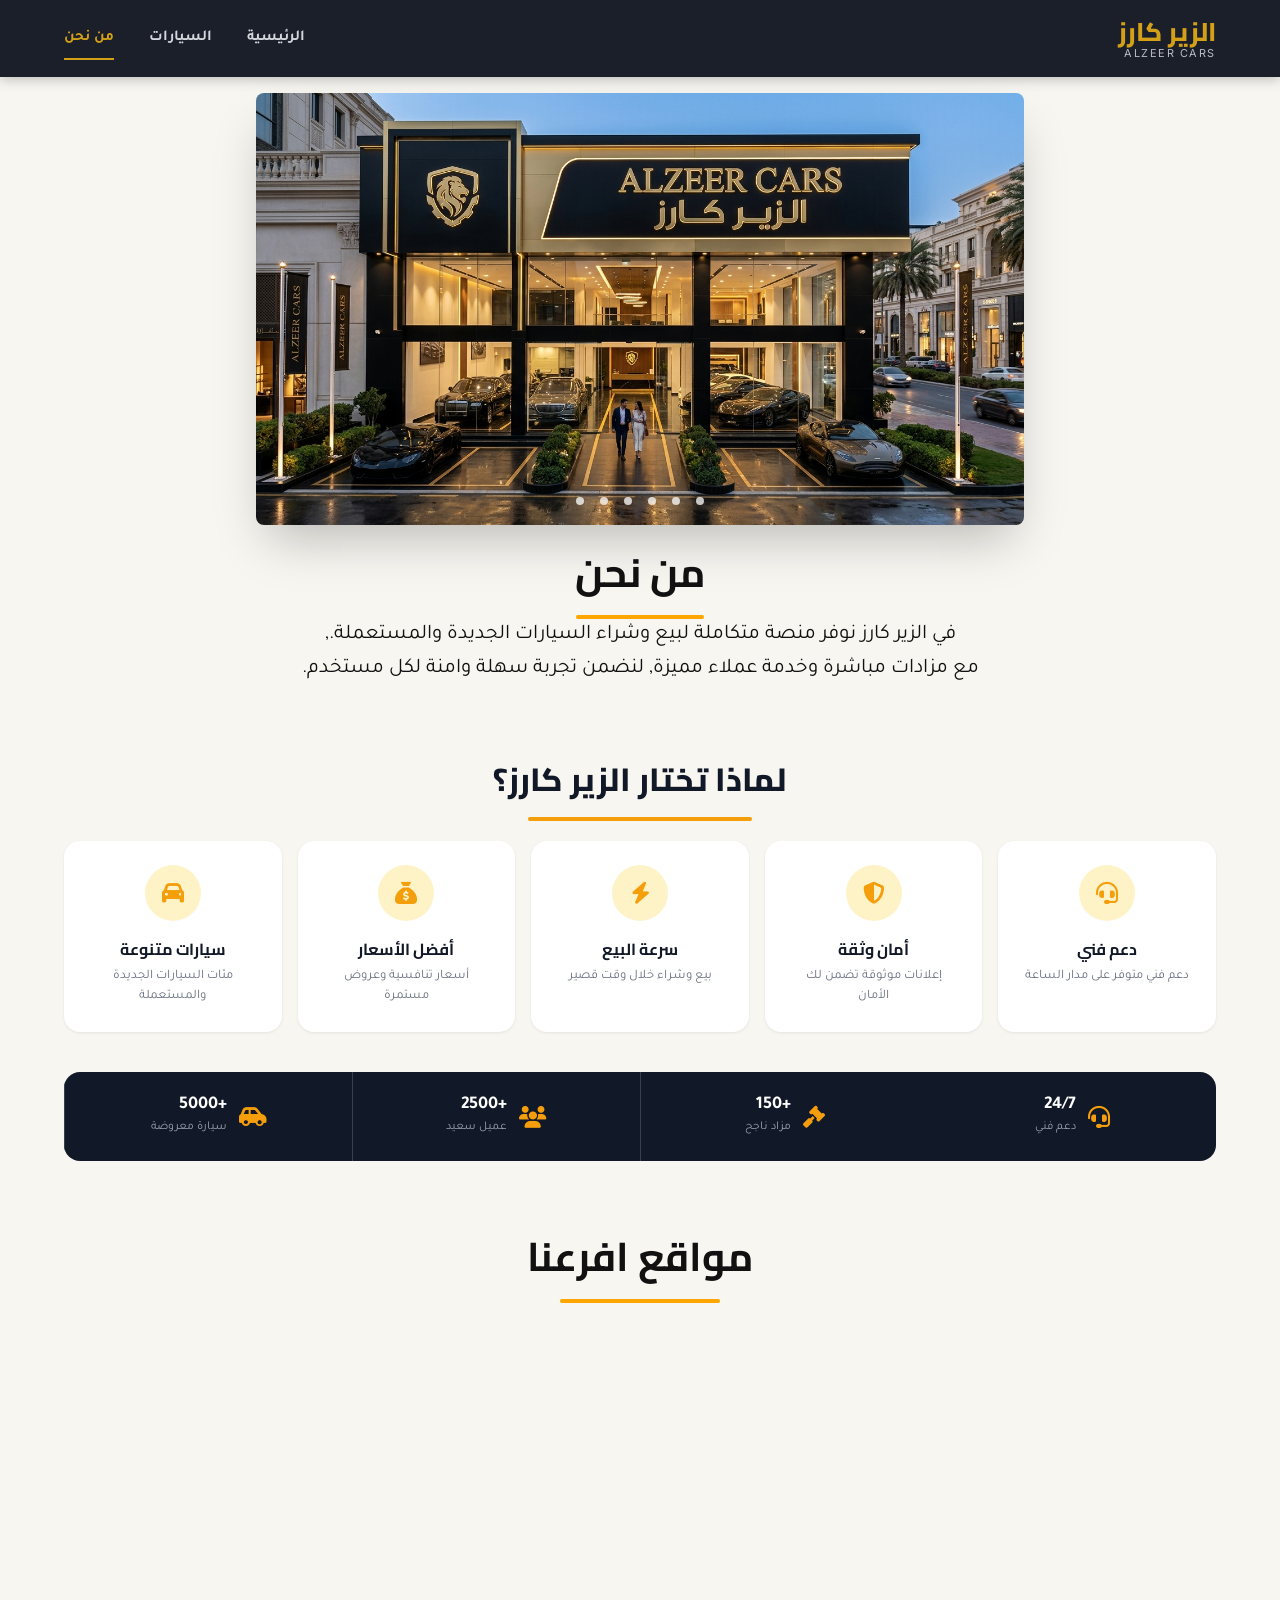
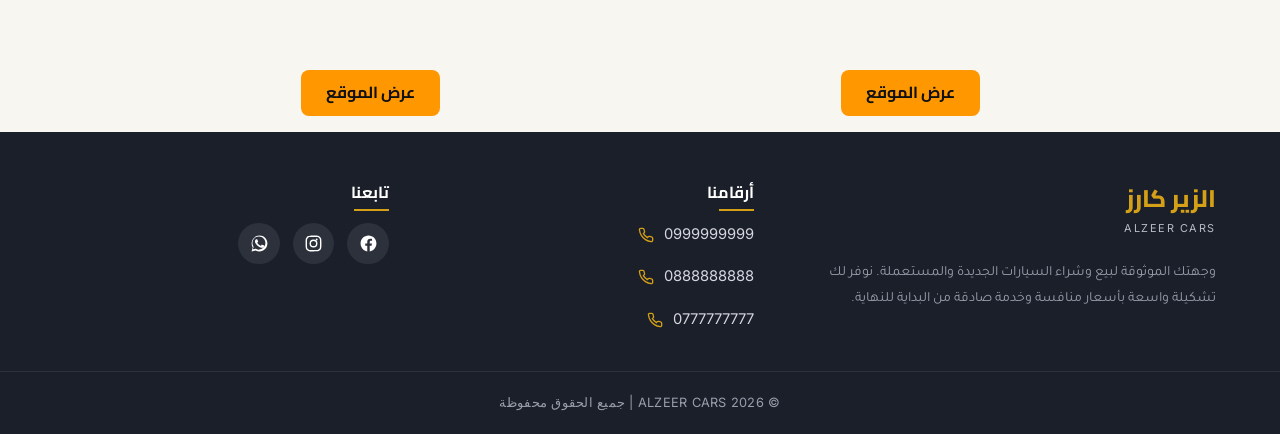
<file: AboutUs.html>
<!doctype html>
<html lang="ar" dir="rtl">
  <head>
    <meta charset="UTF-8" />
    <meta name="viewport" content="width=device-width, initial-scale=1.0" />
    <title>حولنا | الزير كارز</title>

    <link rel="preconnect" href="https://fonts.googleapis.com" />
    <link rel="preconnect" href="https://fonts.gstatic.com" crossorigin />
    <link
      href="https://fonts.googleapis.com/css2?family=Cairo:wght@600;700;800&family=Tajawal:wght@400;500;700&family=Inter:wght@500;600&display=swap"
      rel="stylesheet"
    />

    <link rel="stylesheet" href="css/aboutus.css" />
    <link rel="stylesheet" href="css/common.css" />
    <link
      rel="stylesheet"
      href="https://cdnjs.cloudflare.com/ajax/libs/font-awesome/6.5.2/css/all.min.css"
      crossorigin="anonymous"
      referrerpolicy="no-referrer"
    />
  </head>

  <body>
    <!-- Header -->
    <header class="site-header">
      <div class="logo">
        <strong>الزير كارز</strong>
        <span>AlZeer Cars</span>
      </div>
      <nav class="nav-links" id="navLinks">
        <a href="index.html">الرئيسية</a>
        <a href="Cars.html">السيارات</a>
        <a href="#" aria-current="page">من نحن</a>
      </nav>
      <button
        class="nav-toggle"
        id="navToggle"
        aria-label="فتح القائمة"
        aria-expanded="false"
        aria-controls="navLinks"
      >
        <span></span><span></span><span></span>
      </button>
    </header>

    <main>
      <section class="image-slider">
        <div class="slider-wrapper">
          <div class="slider">
            <img
              id="slider-1"
              src="./images/img1.png"
              alt="Photos for website"
            />
            <img
              id="slider-2"
              src="./images/img2.png"
              alt="Photos for website"
            />
            <img
              id="slider-3"
              src="./images/img3.png"
              alt="Photos for website"
            />
            <img
              id="slider-4"
              src="./images/img4.png"
              alt="Photos for website"
            />
            <img
              id="slider-5"
              src="./images/img5.png"
              alt="Photos for website"
            />
            <img
              id="slider-6"
              src="./images/img6.png"
              alt="Photos for website"
            />
          </div>
          <div class="slider-nav">
            <a href="#slider-1"></a>
            <a href="#slider-2"></a>
            <a href="#slider-3"></a>
            <a href="#slider-4"></a>
            <a href="#slider-5"></a>
            <a href="#slider-6"></a>
          </div>
        </div>
      </section>

      <div class="who-r-we">
        <h1 class="who-r-we-header">من نحن</h1>
        <p class="who-r-we-paragraph">
          في الزير كارز نوفر منصة متكاملة لبيع وشراء السيارات الجديدة
          والمستعملة.,<br />
          مع مزادات مباشرة وخدمة عملاء مميزة, لنضمن تجربة سهلة وامنة لكل مستخدم.
        </p>
      </div>
    </main>

    <section class="why-section">
      <div class="section-title">
        <h2>لماذا تختار الزير كارز؟</h2>
        <span></span>
      </div>

      <div class="features-grid">
        <div class="feature-card">
          <div class="icon"><i class="fa-solid fa-headset"></i></div>
          <h3>دعم فني</h3>
          <p>دعم فني متوفر على مدار الساعة</p>
        </div>

        <div class="feature-card">
          <div class="icon"><i class="fa-solid fa-shield-halved"></i></div>
          <h3>أمان وثقة</h3>
          <p>إعلانات موثوقة تضمن لك الأمان</p>
        </div>

        <div class="feature-card">
          <div class="icon"><i class="fa-solid fa-bolt"></i></div>
          <h3>سرعة البيع</h3>
          <p>بيع وشراء خلال وقت قصير</p>
        </div>

        <div class="feature-card">
          <div class="icon"><i class="fa-solid fa-sack-dollar"></i></div>
          <h3>أفضل الأسعار</h3>
          <p>أسعار تنافسية وعروض مستمرة</p>
        </div>

        <div class="feature-card full-width-mobile">
          <div class="icon"><i class="fa-solid fa-car"></i></div>
          <h3>سيارات متنوعة</h3>
          <p>مئات السيارات الجديدة والمستعملة</p>
        </div>
      </div>

      <div class="stats-bar">
        <div class="stats-grid">
          <div class="stat-item">
            <i class="fa-solid fa-headset"></i>
            <div class="stat-text">
              <p class="stat-number">24/7</p>
              <p class="stat-label">دعم فني</p>
            </div>
          </div>

          <div class="stat-item">
            <i class="fa-solid fa-gavel"></i>
            <div class="stat-text">
              <p class="stat-number">+150</p>
              <p class="stat-label">مزاد ناجح</p>
            </div>
          </div>

          <div class="stat-item">
            <i class="fa-solid fa-users"></i>
            <div class="stat-text">
              <p class="stat-number">+2500</p>
              <p class="stat-label">عميل سعيد</p>
            </div>
          </div>

          <div class="stat-item">
            <i class="fa-solid fa-car-side"></i>
            <div class="stat-text">
              <p class="stat-number">+5000</p>
              <p class="stat-label">سيارة معروضة</p>
            </div>
          </div>
        </div>
      </div>
    </section>

    <h1 class="our-location-header">مواقع افرعنا</h1>
    <section class="locations">
      <div class="location-card">
        <iframe
          src="https://www.google.com/maps/embed?pb=!1m14!1m12!1m3!1d2376.880331328341!2d36.7161805056002!3d34.722690931830414!2m3!1f0!2f0!3f0!3m2!1i1024!2i768!4f13.1!5e0!3m2!1sar!2s!4v1790508644580!5m2!1sar!2s"
          width="600"
          height="450"
          style="border: 0"
          allowfullscreen=""
          loading="lazy"
          referrerpolicy="strict-origin-when-cross-origin"
          width="100%"
          height="300"
          style="border: 0"
          allowfullscreen=""
          loading="lazy"
        >
        </iframe>

        <a
          href="https://maps.app.goo.gl/EpSPiHhDrpAb2hHU9"
          target="_blank"
          class="map-btn"
        >
          عرض الموقع
        </a>
      </div>

      <div class="location-card">
        <iframe
          src="https://www.google.com/maps/embed?pb=!1m14!1m12!1m3!1d3997.774918392655!2d36.71067975931684!3d34.71535595301844!2m3!1f0!2f0!3f0!3m2!1i1024!2i768!4f13.1!5e0!3m2!1sar!2s!4v1790508821217!5m2!1sar!2s"
          width="600"
          height="450"
          style="border: 0"
          allowfullscreen=""
          loading="lazy"
          referrerpolicy="strict-origin-when-cross-origin"
          width="100%"
          height="300"
          style="border: 0"
          allowfullscreen=""
          loading="lazy"
        >
        </iframe>

        <a
          href="https://maps.app.goo.gl/6go5sxpcb8qN1YjZA"
          target="_blank"
          class="map-btn"
        >
          عرض الموقع
        </a>
      </div>
    </section>

    <footer class="site-footer">
      <div class="footer-inner">
        <div class="footer-brand">
          <strong>الزير كارز</strong>
          <span>AlZeer Cars</span>
          <p>
            وجهتك الموثوقة لبيع وشراء السيارات الجديدة والمستعملة. نوفر لك
            تشكيلة واسعة بأسعار منافسة وخدمة صادقة من البداية للنهاية.
          </p>
        </div>

        <div class="footer-col">
          <h4>أرقامنا</h4>
          <ul class="footer-phones">
            <li>
              <a href="tel:0999999999">
                <svg
                  viewBox="0 0 24 24"
                  stroke-width="2"
                  fill="none"
                  stroke="currentColor"
                >
                  <path
                    d="M22 16.92v3a2 2 0 0 1-2.18 2 19.79 19.79 0 0 1-8.63-3.07 19.5 19.5 0 0 1-6-6 19.79 19.79 0 0 1-3.07-8.67A2 2 0 0 1 4.11 2h3a2 2 0 0 1 2 1.72c.127.96.361 1.903.7 2.81a2 2 0 0 1-.45 2.11L8.09 9.91a16 16 0 0 0 6 6l1.27-1.27a2 2 0 0 1 2.11-.45c.907.339 1.85.573 2.81.7A2 2 0 0 1 22 16.92Z"
                  ></path>
                </svg>
                0999999999
              </a>
            </li>
            <li>
              <a href="tel:0888888888">
                <svg
                  viewBox="0 0 24 24"
                  stroke-width="2"
                  fill="none"
                  stroke="currentColor"
                >
                  <path
                    d="M22 16.92v3a2 2 0 0 1-2.18 2 19.79 19.79 0 0 1-8.63-3.07 19.5 19.5 0 0 1-6-6 19.79 19.79 0 0 1-3.07-8.67A2 2 0 0 1 4.11 2h3a2 2 0 0 1 2 1.72c.127.96.361 1.903.7 2.81a2 2 0 0 1-.45 2.11L8.09 9.91a16 16 0 0 0 6 6l1.27-1.27a2 2 0 0 1 2.11-.45c.907.339 1.85.573 2.81.7A2 2 0 0 1 22 16.92Z"
                  ></path>
                </svg>
                0888888888
              </a>
            </li>
            <li>
              <a href="tel:0777777777">
                <svg
                  viewBox="0 0 24 24"
                  stroke-width="2"
                  fill="none"
                  stroke="currentColor"
                >
                  <path
                    d="M22 16.92v3a2 2 0 0 1-2.18 2 19.79 19.79 0 0 1-8.63-3.07 19.5 19.5 0 0 1-6-6 19.79 19.79 0 0 1-3.07-8.67A2 2 0 0 1 4.11 2h3a2 2 0 0 1 2 1.72c.127.96.361 1.903.7 2.81a2 2 0 0 1-.45 2.11L8.09 9.91a16 16 0 0 0 6 6l1.27-1.27a2 2 0 0 1 2.11-.45c.907.339 1.85.573 2.81.7A2 2 0 0 1 22 16.92Z"
                  ></path>
                </svg>
                0777777777
              </a>
            </li>
          </ul>
        </div>

        <div class="footer-col">
          <h4>تابعنا</h4>
          <div class="footer-socials">
            <a
              class="social-btn facebook"
              href="https://www.facebook.com/"
              target="_blank"
              rel="noopener noreferrer"
              aria-label="صفحتنا على فيسبوك"
            >
              <svg viewBox="0 0 24 24">
                <path
                  d="M22 12.06C22 6.5 17.52 2 12 2S2 6.5 2 12.06c0 5 3.66 9.14 8.44 9.94v-7.03H7.9v-2.91h2.54V9.85c0-2.51 1.49-3.9 3.77-3.9 1.09 0 2.24.2 2.24.2v2.47h-1.26c-1.24 0-1.63.78-1.63 1.57v1.88h2.78l-.44 2.91h-2.34V22c4.78-.8 8.44-4.94 8.44-9.94Z"
                ></path>
              </svg>
            </a>
            <a
              class="social-btn instagram"
              href="https://www.instagram.com/"
              target="_blank"
              rel="noopener noreferrer"
              aria-label="صفحتنا على انستغرام"
            >
              <svg viewBox="0 0 24 24">
                <path
                  d="M12 2c-2.72 0-3.06.01-4.12.06-1.06.05-1.79.22-2.43.47-.66.26-1.22.6-1.77 1.16-.56.55-.9 1.11-1.16 1.77-.25.64-.42 1.37-.47 2.43C2.01 8.94 2 9.28 2 12s.01 3.06.06 4.12c.05 1.06.22 1.79.47 2.43.26.66.6 1.22 1.16 1.77.55.56 1.11.9 1.77 1.16.64.25 1.37.42 2.43.47C8.94 21.99 9.28 22 12 22s3.06-.01 4.12-.06c1.06-.05 1.79-.22 2.43-.47.66-.26 1.22-.6 1.77-1.16.56-.55.9-1.11 1.16-1.77.25-.64.42-1.37.47-2.43.05-1.06.06-1.4.06-4.12s-.01-3.06-.06-4.12c-.05-1.06-.22-1.79-.47-2.43a4.9 4.9 0 0 0-1.16-1.77 4.9 4.9 0 0 0-1.77-1.16c-.64-.25-1.37-.42-2.43-.47C15.06 2.01 14.72 2 12 2Zm0 1.8c2.67 0 2.99.01 4.04.06.98.04 1.5.21 1.86.35.47.18.8.4 1.15.75.35.35.57.68.75 1.15.14.36.31.88.35 1.86.05 1.05.06 1.37.06 4.04s-.01 2.99-.06 4.04c-.04.98-.21 1.5-.35 1.86-.18.47-.4.8-.75 1.15-.35.35-.68.57-1.15.75-.36.14-.88.31-1.86.35-1.05.05-1.37.06-4.04.06s-2.99-.01-4.04-.06c-.98-.04-1.5-.21-1.86-.35a3.1 3.1 0 0 1-1.15-.75 3.1 3.1 0 0 1-.75-1.15c-.14-.36-.31-.88-.35-1.86C3.81 14.99 3.8 14.67 3.8 12s.01-2.99.06-4.04c.04-.98.21-1.5.35-1.86.18-.47.4-.8.75-1.15.35-.35.68-.57 1.15-.75.36-.14.88-.31 1.86-.35C9.01 3.81 9.33 3.8 12 3.8Zm0 3.2a5 5 0 1 0 0 10 5 5 0 0 0 0-10Zm0 8.25a3.25 3.25 0 1 1 0-6.5 3.25 3.25 0 0 1 0 6.5Zm5.2-8.45a1.17 1.17 0 1 1-2.34 0 1.17 1.17 0 0 1 2.34 0Z"
                ></path>
              </svg>
            </a>
            <a
              class="social-btn whatsapp"
              href="https://whatsapp.com/"
              target="_blank"
              rel="noopener noreferrer"
              aria-label="مجموعتنا على واتساب"
            >
              <svg viewBox="0 0 24 24">
                <path
                  d="M17.47 14.38c-.29-.15-1.72-.85-1.98-.94-.27-.1-.46-.15-.66.14-.2.3-.75.94-.92 1.13-.17.2-.34.22-.63.08-.29-.15-1.22-.45-2.33-1.44-.86-.77-1.44-1.72-1.61-2.01-.17-.29-.02-.45.13-.6.13-.13.29-.34.44-.51.15-.17.2-.29.29-.49.1-.2.05-.37-.02-.51-.08-.15-.66-1.59-.9-2.18-.24-.57-.48-.5-.66-.51-.17-.01-.36-.01-.56-.01-.2 0-.51.07-.78.37-.27.3-1.02 1-1.02 2.43 0 1.43 1.04 2.82 1.19 3.01.15.2 2.05 3.13 4.97 4.39.69.3 1.24.48 1.66.61.7.22 1.34.19 1.84.12.56-.08 1.72-.7 1.97-1.38.24-.68.24-1.26.17-1.38-.07-.12-.27-.2-.56-.34Z"
                ></path>
                <path
                  d="M12.04 2C6.54 2 2.05 6.48 2.05 12c0 1.87.51 3.63 1.4 5.13L2 22l4.99-1.31A9.95 9.95 0 0 0 12.04 22C17.54 22 22 17.52 22 12S17.54 2 12.04 2Zm0 18.1c-1.72 0-3.32-.5-4.66-1.36l-.33-.2-3.37.88.9-3.28-.22-.34a8.09 8.09 0 0 1-1.28-4.4c0-4.5 3.66-8.16 8.19-8.16 4.53 0 8.19 3.66 8.19 8.16 0 4.5-3.66 8.16-8.19 8.16Z"
                ></path>
              </svg>
            </a>
          </div>
        </div>
      </div>

      <div class="footer-bottom">© 2026 ALZEER CARS | جميع الحقوق محفوظة</div>
    </footer>
    <script>
      /* ============================================
         0) قائمة الموبايل (Hamburger)
      ============================================ */
      const navToggle = document.getElementById("navToggle");
      const navLinks = document.getElementById("navLinks");

      navToggle.addEventListener("click", () => {
        const isOpen = navLinks.classList.toggle("open");
        navToggle.classList.toggle("open", isOpen);
        navToggle.setAttribute("aria-expanded", isOpen);
      });

      // إغلاق القائمة تلقائياً لما تختار رابط (تجربة أفضل عالموبايل)
      navLinks.querySelectorAll("a").forEach((link) => {
        link.addEventListener("click", () => {
          navLinks.classList.remove("open");
          navToggle.classList.remove("open");
          navToggle.setAttribute("aria-expanded", "false");
        });
      });

      const slider = document.querySelector(".slider");
      const slides = document.querySelectorAll(".slider img");

      let currentSlide = 0;

      setInterval(() => {
        currentSlide++;

        if (currentSlide >= slides.length) {
          currentSlide = 0;
        }

        slider.scrollTo({
          left: slides[currentSlide].offsetLeft,
          behavior: "smooth",
        });
      }, 5000); // كل 5 ثواني
    </script>
  </body>
</html>
</file>
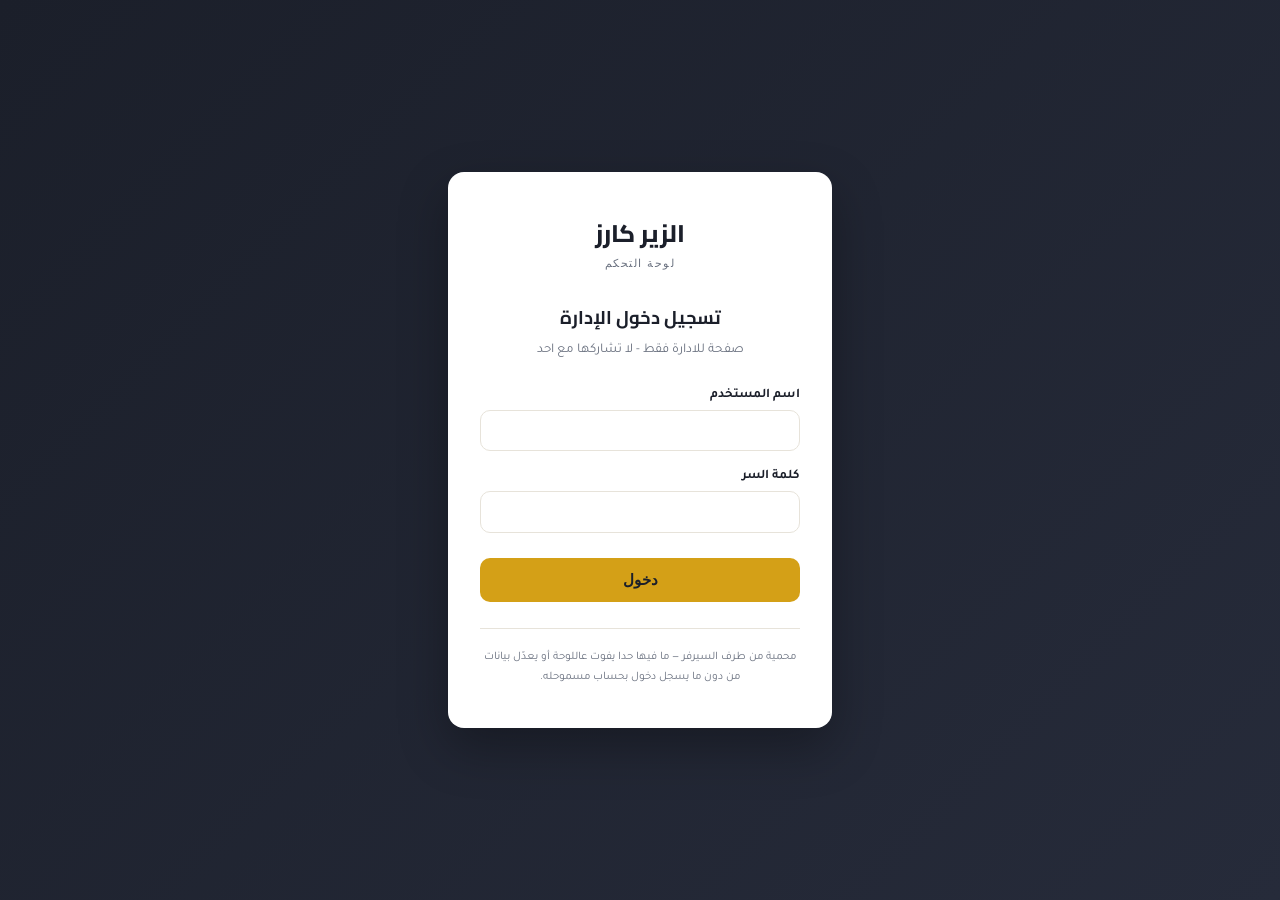
<file: Login.html>
<!doctype html>
<html lang="ar" dir="rtl">
  <head>
    <meta charset="UTF-8" />
    <meta name="viewport" content="width=device-width, initial-scale=1.0" />
    <title>تسجيل الدخول | لوحة تحكم الزير كارز</title>

    <link rel="preconnect" href="https://fonts.googleapis.com" />
    <link rel="preconnect" href="https://fonts.gstatic.com" crossorigin />
    <link
      href="https://fonts.googleapis.com/css2?family=Cairo:wght@700;800&family=Tajawal:wght@400;500;700&family=Inter:wght@500;600&display=swap"
      rel="stylesheet"
    />
    <link rel="stylesheet" href="css/login.css" />
  </head>

  <body>
    <div class="login-card">
      <div class="login-logo">
        <strong>الزير كارز</strong>
        <span>لوحة التحكم</span>
      </div>
      <h1>تسجيل دخول الإدارة</h1>
      <p>صفحة للادارة فقط - لا تشاركها مع احد</p>

      <div class="error-msg" id="errorMsg">اسم المستخدم أو كلمة السر غلط.</div>

      <form id="loginForm">
        <div class="form-field">
          <label for="username">اسم المستخدم</label>
          <input type="text" id="username" required autocomplete="username" />
        </div>
        <div class="form-field">
          <label for="password">كلمة السر</label>
          <input
            type="password"
            id="password"
            required
            autocomplete="current-password"
          />
        </div>
        <button type="submit" class="login-btn">دخول</button>
      </form>

      <div class="login-note">
        محمية من طرف السيرفر — ما فيها حدا يفوت عاللوحة أو يعدّل بيانات من دون
        ما يسجل دخول بحساب مسموحله.
      </div>
    </div>
    <script src="js/login.js"></script>
  </body>
</html>
</file>
<file: css/aboutus.css>
:root {
  --navy: #1b1f2a;
  --navy-light: #262b3a;
  --gold: #d4a017;
  --gold-soft: #f0c74e;
  --cream: #f8f6f1;
  --ink: #1e2128;
  --slate: #6b7280;
  --white: #ffffff;
  --line: #e7e3da;
  --radius: 16px;
  --shadow: 0 10px 30px rgba(27, 31, 42, 0.08);
  --shadow-hover: 0 20px 40px rgba(27, 31, 42, 0.16);
}

body {
  background-attachment: fixed !important;
  font-family: "Tajawal", sans-serif;
  background: var(--cream);
  color: var(--ink);
  line-height: 1.6;
}

* {
  margin: 0;
  padding: 0;
  box-sizing: border-box;
}

.who-r-we-header {
  font-family: "Cairo", sans-serif;
  position: relative;
  text-align: center;
  font-size: clamp(1.7rem, 6vw, 2.5rem);
  color: #111;
}

.who-r-we-header::after {
  content: "";
  display: block;
  width: 8rem; /* طول الخط */
  height: 4px; /* سماكة الخط */
  background-color: orange;
  margin: 10px auto 0; /* يخليه بالنص وتحت العنوان */
  border-radius: 5px;
}

.who-r-we-paragraph {
  font-family: "Tajawal", sans-serif;
  position: relative;
  text-align: center;
  font-size: 1.3rem;
  color: #111;
  margin-bottom: 4rem;
}

.why-we-header {
  font-family: "Cairo", sans-serif;
  position: relative;
  text-align: center;
  font-size: clamp(1.7rem, 6vw, 2.5rem);
  color: #111;
}

.why-we-header::after {
  content: "";
  display: block;
  width: 6rem; /* طول الخط */
  height: 4px; /* سماكة الخط */
  background-color: orange;
  margin: 10px auto 0; /* يخليه بالنص وتحت العنوان */
  border-radius: 5px;
}

.image-slider {
  padding: 1rem;
}

.slider-wrapper {
  position: relative;
  max-width: 48rem;
  margin: 0 auto;
}

.slider {
  display: flex;
  aspect-ratio: 16 / 9;
  overflow-x: auto;
  scroll-snap-type: x mandatory;
  scroll-behavior: smooth;
  box-shadow: 0 1.5rem 3rem -0.75rem hsla(0, 0%, 0%, 0.25);
  border-radius: 0.5rem;
  scrollbar-width: none;
  -ms-overflow-style: none;
}

.slider img {
  flex: 1 0 100%;
  scroll-snap-align: start;
  object-fit: cover;
}

.slider-nav {
  display: flex;
  column-gap: 1rem;
  position: absolute;
  bottom: 1.25rem;
  left: 50%;
  transform: translateX(-50%);
  z-index: 1;
}

.slider-nav a {
  width: 0.5rem;
  height: 0.5rem;
  border-radius: 50%;
  background-color: #fff;
  opacity: 0.75;
  transition: opacity ease 250ms;
}

.slider-nav a:hover {
  opacity: 1;
}

/* ============ الحاوية العامة للسكشن ============ */

.why-section {
  padding: 64px 16px;
}

.why-section .section-title {
  text-align: center;
  margin-bottom: 20px;
  margin-top: -60px;
}

.why-section .section-title h2 {
  font-size: 32px;
  font-weight: 800;
  color: #111827;
}

.why-section .section-title span {
  display: block;
  width: 14rem;
  height: 4px;
  background-color: #f59e0b;
  margin: 12px auto 0;
  border-radius: 4px;
}

/* ============ كروت المميزات ============ */
.features-grid {
  max-width: 1152px;
  margin: 0 auto 40px;
  display: grid;
  grid-template-columns: repeat(2, 1fr);
  gap: 16px;
}

.feature-card {
  background-color: #fff;
  border-radius: 16px;
  box-shadow: 0 1px 3px rgba(0, 0, 0, 0.08);
  padding: 24px;
  text-align: center;
  display: flex;
  flex-direction: column;
  align-items: center;
  transition: box-shadow 0.2s ease;
}

.feature-card:hover {
  box-shadow: 0 4px 12px rgba(0, 0, 0, 0.12);
}

.feature-card .icon {
  width: 56px;
  height: 56px;
  border-radius: 50%;
  background-color: #fef3c7;
  color: #f59e0b;
  font-size: 22px;
  display: flex;
  align-items: center;
  justify-content: center;
  margin-bottom: 16px;
}

.feature-card h3 {
  font-size: 16px;
  font-weight: 700;
  color: #111827;
  margin-bottom: 4px;
}

.feature-card p {
  font-size: 13px;
  color: #6b7280;
}

.feature-card.full-width-mobile {
  grid-column: span 2;
}

/* ============ شريط الإحصائيات ============ */

.stats-bar {
  max-width: 1152px;
  margin: 0 auto;
  background-color: #111827;
  border-radius: 16px;
  overflow: hidden;
}

.stats-grid {
  display: grid;
  grid-template-columns: repeat(2, 1fr);
}

.stat-item {
  display: flex;
  align-items: center;
  justify-content: center;
  gap: 12px;
  padding: 24px 16px;
  border-bottom: 1px solid #374151;

  i {
    color: #f59e0b;
    font-size: 22px;
  }

  .stat-text {
    color: #fff;
    text-align: right;
  }

  .stat-number {
    font-size: 18px;
    font-weight: 700;
    line-height: 1;
  }

  .stat-label {
    font-size: 12px;
    color: #9ca3af;
    margin-top: 4px;
  }
}

/* ============ Responsive: تابلت (768px فما فوق) ============ */
@media (min-width: 768px) {
  .features-grid {
    grid-template-columns: repeat(3, 1fr);
  }

  .feature-card.full-width-mobile {
    grid-column: span 1;
  }

  .stats-grid {
    grid-template-columns: repeat(4, 1fr);
  }

  .stat-item {
    border-bottom: none;
    border-left: 1px solid #374151;
  }

  .stat-item:first-child {
    border-left: none;
  }
}

/* ============ Responsive: ديسكتوب (1024px فما فوق) ============ */
@media (min-width: 1024px) {
  .features-grid {
    grid-template-columns: repeat(5, 1fr);
  }
}

.our-location-header {
  position: relative;
  text-align: center;
  font-size: clamp(1.7rem, 6vw, 2.5rem);
  color: #111;
}

.our-location-header::after {
  content: "";
  display: block;
  width: 10rem; /* طول الخط */
  height: 4px; /* سماكة الخط */
  background-color: orange;
  margin: 10px auto 0; /* يخليه بالنص وتحت العنوان */
  border-radius: 5px;
}

.locations {
  display: flex;
  justify-content: center;
  gap: 40px;
  flex-wrap: wrap; /* حتى ينزلوا تحت بعض بالموبايل */
  margin-top: 40px;
}

.location-card {
  width: 100%;
  max-width: 500px;
  text-align: center;
}

.location-card iframe {
  width: 100%;
  height: 300px;
  border-radius: 10px;
}

.map-btn {
  margin-bottom: 1rem;
  display: inline-block;
  margin-top: 15px;
  padding: 10px 25px;
  background: #ff9800;
  color: #111;
  text-decoration: none;
  border-radius: 8px;
  transition: 0.3s;
  font-family: "Cairo";
  font-weight: bold;
}

.map-btn:hover {
  background: #e68900;
}

/* Footer */

.site-footer {
  background: var(--navy);
  color: #b9bcc4;
}

.footer-inner {
  max-width: 1400px;
  margin: 0 auto;
  padding: 3rem 5% 2rem;
  display: grid;
  grid-template-columns: 1.3fr 1fr 1fr;
  gap: 2.5rem;
}

.footer-brand strong {
  font-family: "Cairo", sans-serif;
  font-size: 1.5rem;
  font-weight: 800;
  color: var(--gold);
  display: block;
}

.footer-brand > span {
  font-family: "Inter", sans-serif;
  font-size: 0.68rem;
  letter-spacing: 0.14em;
  color: #b9bcc4;
  text-transform: uppercase;
}

.footer-brand p {
  margin-top: 1rem;
  font-size: 0.88rem;
  line-height: 1.9;
  color: #9a9dab;
  max-width: 26rem;
}

.footer-col h4 {
  font-family: "Cairo", sans-serif;
  color: var(--white);
  font-size: 1rem;
  margin-bottom: 1.1rem;
  position: relative;
  display: inline-block;
}

.footer-col h4::after {
  content: "";
  position: absolute;
  bottom: -6px;
  right: 0;
  width: 2.2rem;
  height: 2px;
  background: var(--gold);
}

.footer-phones {
  list-style: none;
  display: flex;
  flex-direction: column;
  gap: 0.7rem;
}

.footer-phones a {
  display: inline-flex;
  align-items: center;
  gap: 0.6rem;
  font-family: "Inter", sans-serif;
  font-size: 0.92rem;
  color: #d5d7de;
  transition:
    color 0.2s ease,
    transform 0.2s ease;
  direction: ltr;
}

.footer-phones a svg {
  width: 16px;
  height: 16px;
  stroke: var(--gold);
  flex-shrink: 0;
}

.footer-phones a:hover {
  color: var(--gold-soft);
  transform: translateX(4px);
}

.footer-socials {
  display: flex;
  gap: 0.8rem;
}

.social-btn {
  width: 2.6rem;
  height: 2.6rem;
  border-radius: 50%;
  display: flex;
  align-items: center;
  justify-content: center;
  background: rgba(255, 255, 255, 0.08);
  transition:
    transform 0.25s ease,
    background 0.25s ease,
    box-shadow 0.25s ease;
}

.social-btn svg {
  width: 19px;
  height: 19px;
  fill: var(--white);
}

.social-btn:hover {
  transform: translateY(-4px) scale(1.08);
}

.social-btn.facebook:hover {
  background: #1877f2;
  box-shadow: 0 8px 18px rgba(24, 119, 242, 0.4);
}

.social-btn.instagram:hover {
  background: radial-gradient(
    circle at 30% 110%,
    #fdf497 0%,
    #fd5949 45%,
    #d6249f 60%,
    #285aeb 90%
  );
  box-shadow: 0 8px 18px rgba(214, 36, 159, 0.4);
}

.social-btn.whatsapp:hover {
  background: #25d366;
  box-shadow: 0 8px 18px rgba(37, 211, 102, 0.4);
}

.footer-bottom {
  border-top: 1px solid rgba(255, 255, 255, 0.08);
  text-align: center;
  padding: 1.3rem 1rem;
  font-family: "Inter", sans-serif;
  font-size: 0.8rem;
  letter-spacing: 0.02em;
  color: #9a9dab;
}

@media (max-width: 900px) {
  .footer-inner {
    grid-template-columns: 1fr 1fr;
  }
  .footer-brand {
    grid-column: 1 / -1;
  }
}

@media (max-width: 560px) {
  .footer-inner {
    grid-template-columns: 1fr;
    text-align: center;
    gap: 2rem;
  }
  .footer-brand p {
    margin-inline: auto;
  }
  .footer-col h4::after {
    right: 50%;
    transform: translateX(50%);
  }
  .footer-phones a {
    justify-content: center;
  }
  .footer-socials {
    justify-content: center;
  }
}
</file>
<file: css/common.css>
/* ============================================
نظام الألوان والخطوط (Design Tokens)
نفس هوية المصري كارز: كحلي + ذهبي
 + لون تنبيه "urgent" خاص بصفحة المزادات فقط
============================================ */
:root {
  --navy: #1b1f2a;
  --navy-light: #262b3a;
  --gold: #d4a017;
  --gold-soft: #f0c74e;
  --cream: #f8f6f1;
  --ink: #1e2128;
  --slate: #6b7280;
  --white: #ffffff;
  --line: #e7e3da;
  --urgent: #e2472b;
  --urgent-soft: #fbe4e0;
  --radius: 16px;
  --shadow: 0 10px 30px rgba(27, 31, 42, 0.08);
  --shadow-hover: 0 20px 40px rgba(27, 31, 42, 0.16);
}

* {
  margin: 0;
  padding: 0;
  box-sizing: border-box;
}

body {
  font-family: "Tajawal", sans-serif;
  background: var(--cream);
  color: var(--ink);
  line-height: 1.6;
}

h1,
h2,
h3 {
  font-family: "Cairo", sans-serif;
}

.num {
  font-family: "Inter", sans-serif;
  font-variant-numeric: tabular-nums;
}

a {
  text-decoration: none;
  color: inherit;
}

button {
  font-family: inherit;
  cursor: pointer;
}

@media (prefers-reduced-motion: reduce) {
  * {
    animation-duration: 0.01ms !important;
    transition-duration: 0.01ms !important;
  }
}

:focus-visible {
  outline: 2px solid var(--gold);
  outline-offset: 3px;
}
/* ============================================
Header / Navbar (مطابق لصفحة السيارات)
=========================================== */
.site-header {
  background: var(--navy);
  padding: 1.1rem 5%;
  display: flex;
  align-items: center;
  justify-content: space-between;
  position: sticky;
  top: 0;
  z-index: 50;
  box-shadow: 0 2px 12px rgba(0, 0, 0, 0.25);
}

.logo {
  display: flex;
  flex-direction: column;
  line-height: 1.1;
}

.logo strong {
  font-family: "Cairo", sans-serif;
  font-size: 1.6rem;
  font-weight: 800;
  color: var(--gold);
}

.logo span {
  font-family: "Inter", sans-serif;
  font-size: 0.68rem;
  letter-spacing: 0.14em;
  color: #b9bcc4;
  text-transform: uppercase;
  margin-top: 2px;
}

.nav-links {
  display: flex;
  gap: 2.2rem;
}

.nav-links a {
  color: #d5d7de;
  font-weight: 600;
  font-size: 0.95rem;
  position: relative;
  padding: 0.3rem 0;
  transition: color 0.2s ease;
}

.nav-links a:hover,
.nav-links a[aria-current="page"] {
  color: var(--gold);
}

.nav-links a::after {
  content: "";
  position: absolute;
  bottom: -4px;
  right: 0;
  width: 0;
  height: 2px;
  background: var(--gold);
  transition: width 0.25s ease;
}

.nav-links a[aria-current="page"]::after {
  width: 100%;
}

.nav-links a:hover::after {
  width: 100%;
}

.nav-toggle {
  display: none;
  flex-direction: column;
  justify-content: center;
  gap: 5px;
  width: 40px;
  height: 40px;
  background: none;
  border: none;
  padding: 8px;
}

.nav-toggle span {
  display: block;
  width: 100%;
  height: 2px;
  background: var(--gold);
  border-radius: 2px;
  transition:
    transform 0.25s ease,
    opacity 0.25s ease;
}

.nav-toggle.open span:nth-child(1) {
  transform: translateY(7px) rotate(45deg);
}
.nav-toggle.open span:nth-child(2) {
  opacity: 0;
}
.nav-toggle.open span:nth-child(3) {
  transform: translateY(-7px) rotate(-45deg);
}

@media (max-width: 768px) {
  .nav-toggle {
    display: flex;
  }
  .nav-links {
    position: absolute;
    top: 100%;
    right: 0;
    left: 0;
    flex-direction: column;
    gap: 0;
    background: var(--navy);
    max-height: 0;
    overflow: hidden;
    transition: max-height 0.3s ease;
    box-shadow: 0 12px 20px rgba(0, 0, 0, 0.25);
  }
  .nav-links.open {
    max-height: 20rem;
  }
  .nav-links a {
    padding: 1rem 5%;
    border-top: 1px solid rgba(255, 255, 255, 0.08);
  }
  .nav-links a::after {
    display: none;
  }
}

@media (max-width: 400px) {
  .logo strong {
    font-size: 1.3rem;
  }
}
/* ============================================
 Footer (مطابق لصفحة السيارات)
============================================ */
.site-footer {
  background: var(--navy);
  color: #b9bcc4;
}

.footer-inner {
  max-width: 1400px;
  margin: 0 auto;
  padding: 3rem 5% 2rem;
  display: grid;
  grid-template-columns: 1.3fr 1fr 1fr;
  gap: 2.5rem;
}

.footer-brand strong {
  font-family: "Cairo", sans-serif;
  font-size: 1.5rem;
  font-weight: 800;
  color: var(--gold);
  display: block;
}

.footer-brand > span {
  font-family: "Inter", sans-serif;
  font-size: 0.68rem;
  letter-spacing: 0.14em;
  color: #b9bcc4;
  text-transform: uppercase;
}

.footer-brand p {
  margin-top: 1rem;
  font-size: 0.88rem;
  line-height: 1.9;
  color: #9a9dab;
  max-width: 26rem;
}

.footer-col h4 {
  font-family: "Cairo", sans-serif;
  color: var(--white);
  font-size: 1rem;
  margin-bottom: 1.1rem;
  position: relative;
  display: inline-block;
}

.footer-col h4::after {
  content: "";
  position: absolute;
  bottom: -6px;
  right: 0;
  width: 2.2rem;
  height: 2px;
  background: var(--gold);
}

.footer-phones {
  list-style: none;
  display: flex;
  flex-direction: column;
  gap: 0.7rem;
}

.footer-phones a {
  display: inline-flex;
  align-items: center;
  gap: 0.6rem;
  font-family: "Inter", sans-serif;
  font-size: 0.92rem;
  color: #d5d7de;
  transition:
    color 0.2s ease,
    transform 0.2s ease;
  direction: ltr;
}

.footer-phones a svg {
  width: 16px;
  height: 16px;
  stroke: var(--gold);
  flex-shrink: 0;
}

.footer-phones a:hover {
  color: var(--gold-soft);
  transform: translateX(4px);
}

.footer-socials {
  display: flex;
  gap: 0.8rem;
}

.social-btn {
  width: 2.6rem;
  height: 2.6rem;
  border-radius: 50%;
  display: flex;
  align-items: center;
  justify-content: center;
  background: rgba(255, 255, 255, 0.08);
  transition:
    transform 0.25s ease,
    background 0.25s ease,
    box-shadow 0.25s ease;
}

.social-btn svg {
  width: 19px;
  height: 19px;
  fill: var(--white);
}

.social-btn:hover {
  transform: translateY(-4px) scale(1.08);
}

.social-btn.facebook:hover {
  background: #1877f2;
  box-shadow: 0 8px 18px rgba(24, 119, 242, 0.4);
}

.social-btn.instagram:hover {
  background: radial-gradient(
    circle at 30% 110%,
    #fdf497 0%,
    #fd5949 45%,
    #d6249f 60%,
    #285aeb 90%
  );
  box-shadow: 0 8px 18px rgba(214, 36, 159, 0.4);
}

.social-btn.whatsapp:hover {
  background: #25d366;
  box-shadow: 0 8px 18px rgba(37, 211, 102, 0.4);
}

.footer-bottom {
  border-top: 1px solid rgba(255, 255, 255, 0.08);
  text-align: center;
  padding: 1.3rem 1rem;
  font-family: "Inter", sans-serif;
  font-size: 0.8rem;
  letter-spacing: 0.02em;
  color: #9a9dab;
}

@media (max-width: 900px) {
  .footer-inner {
    grid-template-columns: 1fr 1fr;
  }
  .footer-brand {
    grid-column: 1 / -1;
  }
}

@media (max-width: 560px) {
  .footer-inner {
    grid-template-columns: 1fr;
    text-align: center;
    gap: 2rem;
  }
  .footer-brand p {
    margin-inline: auto;
  }
  .footer-col h4::after {
    right: 50%;
    transform: translateX(50%);
  }
  .footer-phones a {
    justify-content: center;
  }
  .footer-socials {
    justify-content: center;
  }
}
</file>
<file: css/login.css>
:root {
        --navy: #1b1f2a;
        --navy-light: #262b3a;
        --gold: #d4a017;
        --gold-soft: #f0c74e;
        --cream: #f8f6f1;
        --ink: #1e2128;
        --slate: #6b7280;
        --white: #ffffff;
        --line: #e7e3da;
        --urgent: #e2472b;
        --radius: 16px;
      }

      * {
        margin: 0;
        padding: 0;
        box-sizing: border-box;
      }

      body {
        font-family: "Tajawal", sans-serif;
        background: linear-gradient(135deg, var(--navy) 0%, var(--navy-light) 100%);
        min-height: 100vh;
        display: flex;
        align-items: center;
        justify-content: center;
        padding: 1.2rem;
      }

      .login-card {
        background: var(--white);
        border-radius: var(--radius);
        width: 100%;
        max-width: 24rem;
        padding: 2.4rem 2rem;
        box-shadow: 0 20px 50px rgba(0, 0, 0, 0.3);
      }

      .login-logo {
        text-align: center;
        margin-bottom: 1.6rem;
      }

      .login-logo strong {
        font-family: "Cairo", sans-serif;
        font-size: 1.5rem;
        font-weight: 800;
        color: var(--navy);
        display: block;
      }

      .login-logo span {
        font-family: "Inter", sans-serif;
        font-size: 0.68rem;
        letter-spacing: 0.14em;
        color: var(--slate);
        text-transform: uppercase;
      }

      .login-card h1 {
        font-family: "Cairo", sans-serif;
        font-size: 1.15rem;
        color: var(--navy);
        text-align: center;
        margin-bottom: 0.4rem;
      }

      .login-card > p {
        text-align: center;
        color: var(--slate);
        font-size: 0.84rem;
        margin-bottom: 1.8rem;
      }

      .form-field {
        margin-bottom: 1.1rem;
        display: flex;
        flex-direction: column;
        gap: 0.4rem;
      }

      .form-field label {
        font-size: 0.82rem;
        font-weight: 700;
        color: var(--navy);
      }

      .form-field input {
        border: 1.5px solid var(--line);
        border-radius: 10px;
        padding: 0.7rem 0.9rem;
        font-family: inherit;
        font-size: 0.92rem;
      }

      .form-field input:focus {
        border-color: var(--gold);
        outline: none;
      }

      .login-btn {
        width: 100%;
        background: var(--gold);
        color: var(--navy);
        border: none;
        padding: 0.8rem;
        border-radius: 10px;
        font-weight: 700;
        font-size: 0.95rem;
        margin-top: 0.5rem;
        transition: background 0.2s ease;
      }

      .login-btn:hover {
        background: var(--gold-soft);
      }

      .error-msg {
        background: rgba(226, 71, 43, 0.1);
        color: var(--urgent);
        font-size: 0.82rem;
        padding: 0.6rem 0.8rem;
        border-radius: 8px;
        margin-bottom: 1rem;
        display: none;
      }

      .error-msg.show {
        display: block;
      }

      .login-note {
        margin-top: 1.6rem;
        padding-top: 1.2rem;
        border-top: 1px solid var(--line);
        font-size: 0.72rem;
        color: var(--slate);
        line-height: 1.8;
        text-align: center;
      }
</file>
